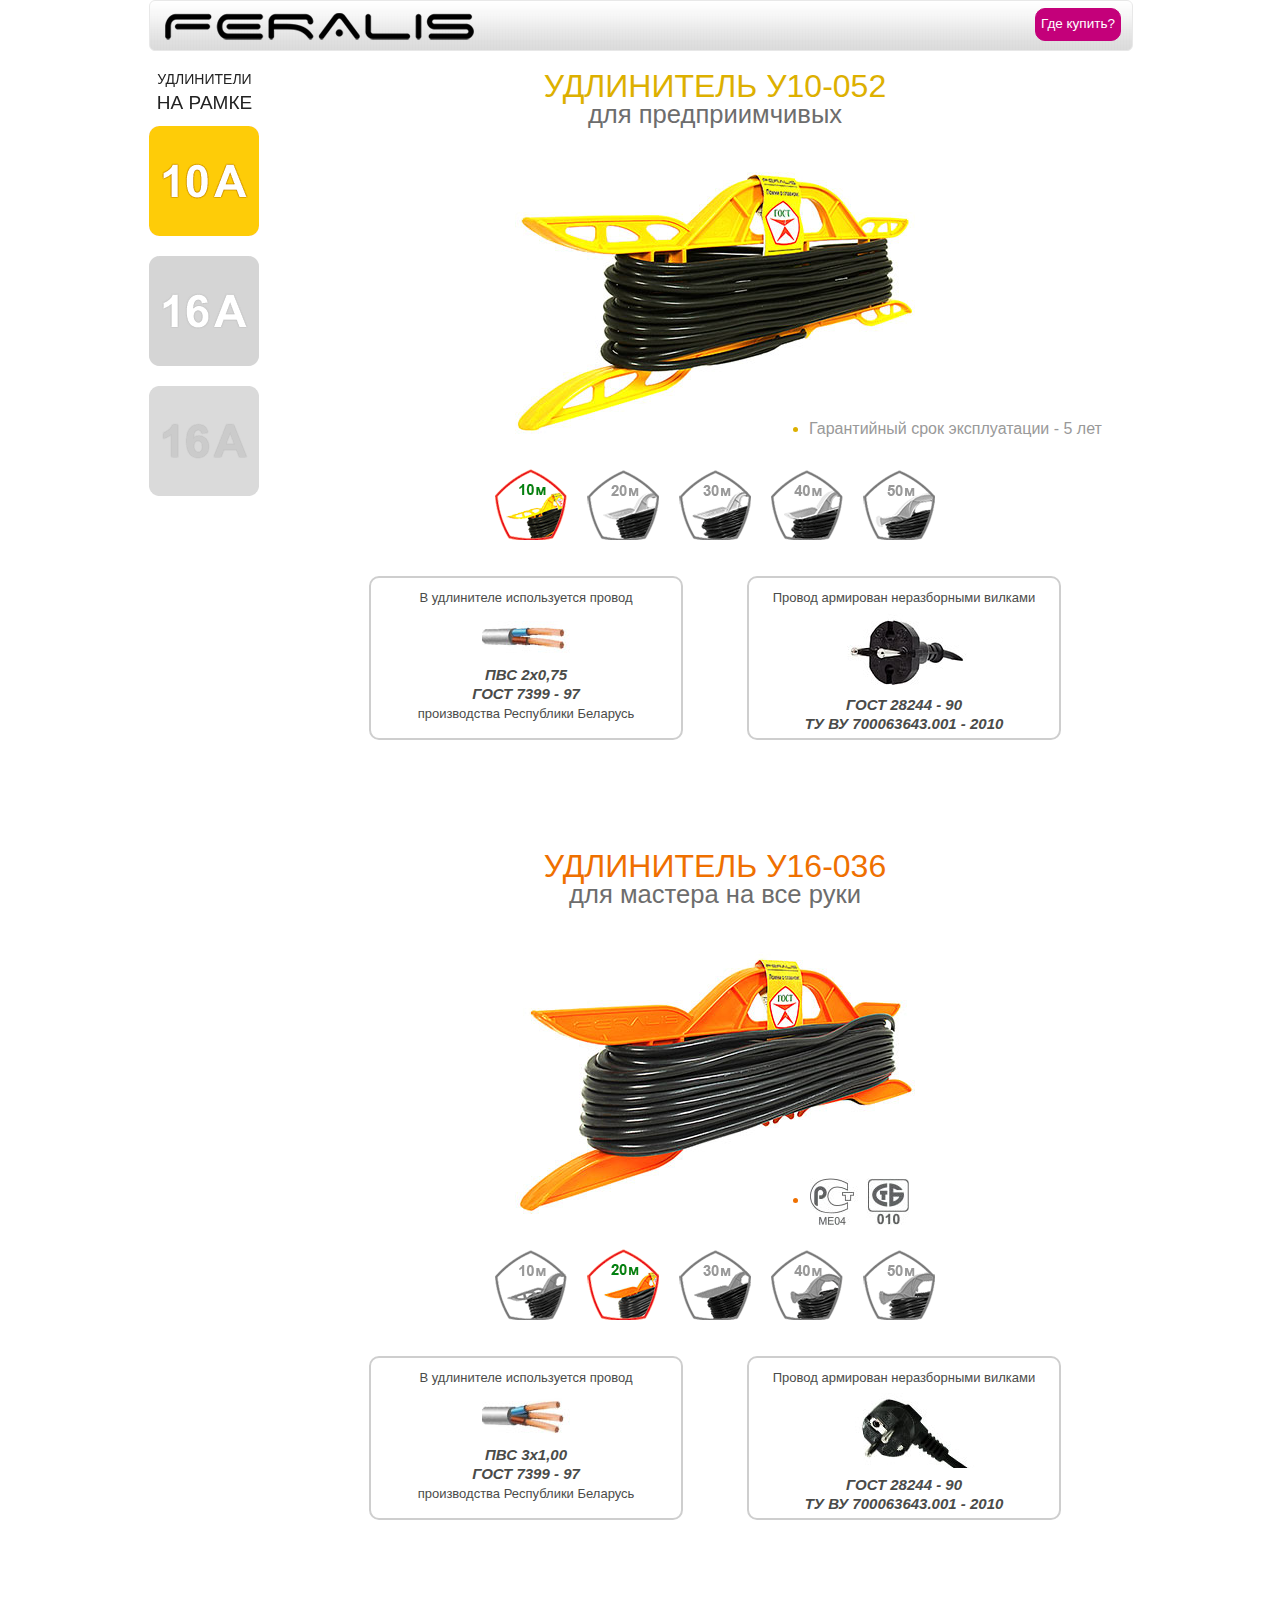
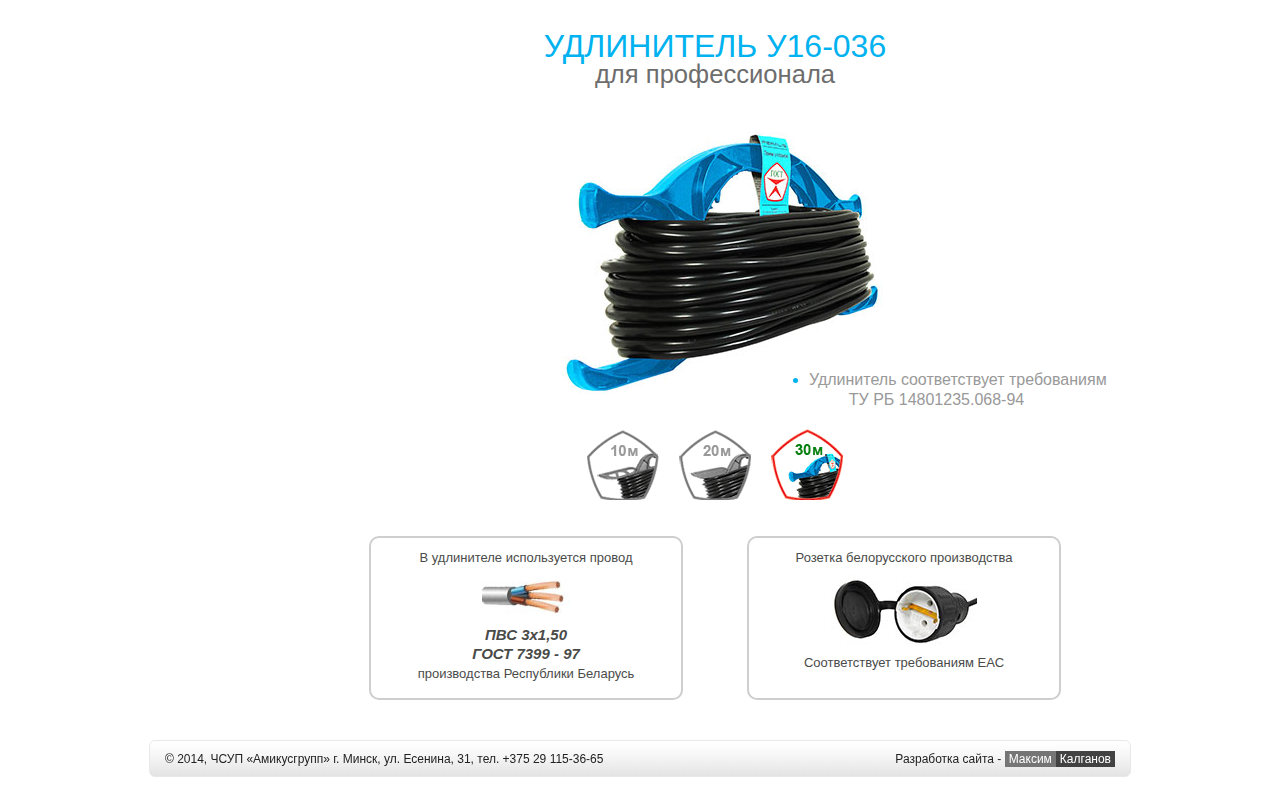
<file: src/index.html>
﻿<!DOCTYPE html>
<!--[if lt IE 7]>      <html class="no-js lt-ie9 lt-ie8 lt-ie7"> <![endif]-->
<!--[if IE 7]>         <html class="no-js lt-ie9 lt-ie8"> <![endif]-->
<!--[if IE 8]>         <html class="no-js lt-ie9"> <![endif]-->
<!--[if gt IE 8]><!--> <html class="no-js"> <!--<![endif]-->

<head>
  <meta charset="utf-8">
  <meta http-equiv="X-UA-Compatible" content="IE=edge">
  <title>Удлинители на рамке - FERALIS</title>
  <meta name="description" content="Удлинители на рамке, 10А, 16А, 10м, 20м, 30м, 40м, 50м, FERALIS">
  <meta name="viewport" content="width=device-width, initial-scale=1">

  <!-- Place favicon.ico and apple-touch-icon.png in the root directory -->

  <link rel="stylesheet" href="css/normalize.css">
  <link rel="stylesheet" href="css/main.css?20140610">
  <script src="js/vendor/modernizr-2.6.2.min.js"></script>
</head>
    <body>
<!--[if lt IE 7]>
	<p class="browsehappy">You are using an <strong>outdated</strong> browser. Please <a href="http://browsehappy.com/">upgrade your browser</a> to improve your experience.</p>
<![endif]-->

<!-- Add your site or application content here -->
<div id="wrapper">
<div id="header">
<div > <a href='#Buy' id="buy">Где купить?</a> </div>
<img id="logo" src="img/feralis-logo.png" alt="Удлинители на рамке - FERALIS">
</div>

<div id="nav">
<h1>УДЛИНИТЕЛИ <strong>НА РАМКЕ</strong></h1>
<ul>
  <li id="m1"><a href="#page1" title="Удлинитель У10-052 для предприимчивых"></a></li>
  <li id="m2"><a href='#page2' title="Удлинитель У16-036 для мастера на все руки"></a></li> 
  <li id="m3"><a href='#page3' title="Удлинитель У16-036 для профессионала"></a></li>
</ul>
</div>


 <div id="buyblock" >
  <ul>
   <li>Магазин «Материк»</li>
   <li>Магазин «Новоселкин»</li>
   <li>Магазины «Домолюкс»</li>
   <li>Магазины «Алекор»</li>
   <li>Магазин хозтоваров «Прадвесне»</li>
   <li>Садовые центры «Юнайтед Компани»</li>
  </ul> 
 </div>
<div id="AroundBuyB">
</div>

<div id="page1">
  <a class="section" name="page1"></a>
  <h2>УДЛИНИТЕЛЬ У10-052 <p>для предприимчивых</p></h2>
  <div id="text1"><ul><li><span>Гарантийный срок эксплуатации - 5 лет</span></li></ul></div>
  <div class="i"><img id="img1" src="img/1-10.jpg"></div>
  <div class="BottomButtons">
    <a href="#page1_1" id="bb1_1"></a>
    <a href="#page1_2" id="bb1_2"></a>
    <a href="#page1_3" id="bb1_3"></a>
    <a href="#page1_4" id="bb1_4"></a>
    <a href="#page1_5" id="bb1_5"></a>
  </div>
  
  <div class="boxes">
    <div class="rb">
        <p class="Txt_1" id="txt_1_r">Провод армирован неразборными вилками</p>
        <img src="img/1-v.jpg">
        <p class="Txt_1 Txt_2">ГОСТ 28244 - 90</p>
        <p class="Txt_1 Txt_2">ТУ ВУ 700063643.001 - 2010</p>
    </div>
    <div class="lb">
        <p class="Txt_1" id="txt_1_l">В удлинителе используется провод</p>
        <img src="img/1-pr.jpg">
        <p class="Txt_1 Txt_2">ПВС 2х0,75</p>
        <p class="Txt_1 Txt_2">ГОСТ 7399 - 97</p>
        <p class="Txt_1" id="txt_1_l">производства Республики Беларусь</p>
    </div>
  </div>
  
</div>

<div id="page2">
  <a class="section" name="page2"></a>
  <h2>УДЛИНИТЕЛЬ У16-036 <p>для мастера на все руки</p></h2>
<!--  <div id="text22">
    Удлинитель cоответствует<br />
    требованиям<br />
    ТУ РБ 14801235.068-94<br />
    <img src="img/text-(page2).jpg">
  </div>-->
  
  <div id="text2">
   <ul><li><span><img id="ImgSmall" src="img/text-(page2).jpg"></span></li></ul>
  </div>
  <div class="i"><img id="img2" src="img/2-20.jpg"></div>
  <div class="BottomButtons">
     <a href="#page2_1" id="bb2_1"></a>
     <a href="#page2_2" id="bb2_2"></a> 
  	 <a href="#page2_3" id="bb2_3"></a>
     <a href="#page2_4" id="bb2_4"></a>
     <a href="#page2_5" id="bb2_5"></a>
  </div>

  <div class="boxes">
    <div class="rb">
        <p class="Txt_1" id="txt_1_r">Провод армирован неразборными вилками</p>
        <img src="img/2-v.jpg">
        <p class="Txt_1 Txt_2">ГОСТ 28244 - 90</p>
        <p class="Txt_1 Txt_2">ТУ ВУ 700063643.001 - 2010</p>
    </div>
    <div class="lb">
        <p class="Txt_1" id="txt_1_l">В удлинителе используется провод</p>
        <img src="img/2-pr.jpg">
        <p class="Txt_1 Txt_2">ПВС 3х1,00</p>
        <p class="Txt_1 Txt_2">ГОСТ 7399 - 97</p>
        <p class="Txt_1" id="txt_1_l">производства Республики Беларусь</p>
    </div>
</div>
<!--<br /><br /><br /><br />
<img src="img/page2.gif">-->
</div>  

<div id="page3">
  <a class="section" name="page3"></a>
  <h2>УДЛИНИТЕЛЬ У16-036 <p>для профессионала</p></h2>
  <div id="text3">
    <ul><li><span>Удлинитель cоответствует требованиям</span></li></ul>
    <p>ТУ РБ 14801235.068-94</p>
 </div>
  <div class="i"><img id="img3" src="img/3-30.jpg"></div>
  <div class="BottomButtons">
    <a href="#page3_1" id="bb3_1"></a>
    <a href="#page3_2" id="bb3_2"></a> 
  	<a href="#page3_3" id="bb3_3"></a>
  </div>

  <div class="boxes">
    <div class="rb">
        <p class="Txt_1" id="txt_1_r">Розетка белорусского производства</p>
        <img src="img/3-r.jpg">
        <p class="Txt_1">Соответствует требованиям ЕАС</p>
    </div>
    <div class="lb">
        <p class="Txt_1" id="txt_1_l">В удлинителе используется провод</p>
        <img src="img/3-pr.jpg">
        <p class="Txt_1 Txt_2">ПВС 3х1,50</p>
        <p class="Txt_1 Txt_2">ГОСТ 7399 - 97</p>
        <p class="Txt_1" id="txt_1_l">производства Республики Беларусь</p>
    </div>
  </div>
</div>

<div id="footer">
<div id="copyright">© 2014, ЧСУП «Амикусгрупп» г. Минск, ул. Есенина, 31, тел. +375 29 115-36-65</div>
<div id="design">Разработка сайта - <span class="d1">Максим</span><span class="d2">Калганов</span></div>
</div>
</div>
  
  
<script src="//ajax.googleapis.com/ajax/libs/jquery/1.10.2/jquery.min.js"></script>
<script>window.jQuery || document.write('<script src="js/vendor/jquery-1.10.2.min.js"><\/script>')</script>
<script src="js/plugins.js"></script>
<script src="js/main.js"></script>
  
<script>
  (function(i,s,o,g,r,a,m){i['GoogleAnalyticsObject']=r;i[r]=i[r]||function(){
  (i[r].q=i[r].q||[]).push(arguments)},i[r].l=1*new Date();a=s.createElement(o),
  m=s.getElementsByTagName(o)[0];a.async=1;a.src=g;m.parentNode.insertBefore(a,m)
  })(window,document,'script','//www.google-analytics.com/analytics.js','ga');

  ga('create', 'UA-545325-11', 'feralis.by');
  ga('send', 'pageview');
</script>


</body>
</html>
</file>
<file: src/css/main.css>
/*! HTML5 Boilerplate v4.3.0 | MIT License | http://h5bp.com/ */

/*
 * What follows is the result of much research on cross-browser styling.
 * Credit left inline and big thanks to Nicolas Gallagher, Jonathan Neal,
 * Kroc Camen, and the H5BP dev community and team.
 */

/* ==========================================================================
   Base styles: opinionated defaults
   ========================================================================== */

html,
button,
input,
select,
textarea {
    color: #222;
}

html {
    font-size: 1em;
    line-height: 1.4;
}

/*
 * Remove text-shadow in selection highlight: h5bp.com/i
 * These selection rule sets have to be separate.
 * Customize the background color to match your design.
 */

::-moz-selection {
    background: #b3d4fc;
    text-shadow: none;
}

::selection {
    background: #b3d4fc;
    text-shadow: none;
}

/*
 * A better looking default horizontal rule
 */

hr {
    display: block;
    height: 1px;
    border: 0;
    border-top: 1px solid #ccc;
    margin: 1em 0;
    padding: 0;
}

/*
 * Remove the gap between images, videos, audio and canvas and the bottom of
 * their containers: h5bp.com/i/440
 */

audio,
canvas,
img,
video {
    vertical-align: middle;
}

/*
 * Remove default fieldset styles.
 */

fieldset {
    border: 0;
    margin: 0;
    padding: 0;
}

/*
 * Allow only vertical resizing of textareas.
 */

textarea {
    resize: vertical;
}

/* ==========================================================================
   Browse Happy prompt
   ========================================================================== */

.browsehappy {
    margin: 0.2em 0;
    background: #ccc;
    color: #000;
    padding: 0.2em 0;
}

/* ==========================================================================
   Author's custom styles
   ========================================================================== */



#wrapper {width: 982px; margin: 0 auto;}
#header, #footer {border:1px solid #e8e8e8; border-radius:6px; background:url(../img/bg.gif) repeat-x ; z-index:150; -webkit-transform:  translateZ(0)}
#header {height: 49px; position:fixed; width: 982px;}
#logo {margin: 12px 0 0 15px;}
#footer {height: 35px; font-size:12px; margin-bottom:20px;  z-index:150;}
#copyright {float:left; margin: 10px 0 0 15px;}
#design {float:right; margin: 10px 15px 0 0;}
#design .d1 {padding: 1px 4px; background-color:#757575; color:#FFFFFF;}
#design .d2 {padding: 1px 4px; background-color:#424242; color:#FFFFFF;}


#nav {position:fixed; top:70px; width:111px; -webkit-transform:  translateZ(0)}
h1 {text-align:center; text-transform: uppercase; font-weight:normal; font-size: 14px; padding: 0px 0px 10px 0px; margin: 0} 
h1 strong {font-size: 19px; padding-bottom: 10px; font-weight:normal}

#nav ul, #nav li {margin:0; padding:0;} 
#nav li {list-style:none; top:0;}
#nav li, #nav a {height:110px; width:110px; display:block; margin-bottom:20px;}

#m1 {background:url('../img/left-menu.gif') 0 0;}
#m2 {background:url('../img/left-menu.gif') -115px -115px;}
#m3 {background:url('../img/left-menu.gif') -115px -230px;}



#page1, #page2, #page3 {padding: 0 0 40px 150px;}

#page1 h2, #page2 h2 ,#page3 h2{text-align:center; font-size: 2.0em; padding: 0px 0px 10px 0px; margin: 0; font-weight:normal; line-height: 1.0;}
#page1 h2 p, #page2 h2 p,#page3 h2 p {font-size: 0.8em; color: #6d6d6d; padding: 0px 0px 14px 0px; margin: 0 0}
#page2 h2{color: #ef7000;}
#page1 h2{ color: #DDB000;}
#page3 h2{color: #00b2ef;}
.boxes .lb, .boxes .rb {width: 300px; border:2px solid #cecece; -webkit-border-radius: 10px; -moz-border-radius: 10px; border-radius: 10px; padding:5px; height: 150px;} 
.rb{float:right;text-align:center; margin-right:70px;}
.lb{text-align:center; margin-left:70px}

.Txt_1{text-align:center; line-height: 0.3; font-family:Verdana, Arial, Helvetica, sans-serif; color:#4a4b49; font-size:13px;}

#buy {text-decoration: none;font-size:13.5px; margin-left:885px; margin-top:7px; padding:6px 5px 6px 5px; border:1px solid #C4007A; -webkit-border-radius: 10px; -moz-border-radius: 10px; border-radius: 10px; 
background-color:#C4007A; position:absolute; color:#FFFFFF; z-index:150;}

#AroundBuyB{display:none; position:fixed; width:100%; height:100%; background-color: white; z-index:100; opacity: 0.8; margin-left:0;}
#buyblock{display:none; font-size:16px; position:fixed; margin-left : 612px; margin-top:50px; width:370px; height:200px; border:1px solid grey; -webkit-border-radius: 6px; -moz-border-radius: 6px; border-radius: 6px; background-color:#FFFFFF; line-height:1.8; z-index:150;}
a.section {padding-bottom: 70px;display:block;}

#udl_1-1{margin-left:200px;}		
#udl_1-2{margin-left:200px;}



/*#BotBut1 li{display:inline;}*/
.BottomButtons {text-align:center; padding: 10px 0 60px 0;}
#BotBut1 li,#BotBut2 li,#BotBut3 li {display:inline;}
#BotBut1 a,#BotBut2 a,#BotBut3 a { padding:26px 35px; }
.BottomButtons a { padding:27px 36px; margin: 0 10px;}
.bb_1{margin-left:20px; }
#bb1_1{background:url('../img/1-sizes.gif') 0 0;}
#bb1_2{background:url('../img/1-sizes.gif') -80px 74px;}
#bb1_3{background:url('../img/1-sizes.gif') -160px 74px;}
#bb1_4{background:url('../img/1-sizes.gif') -240px 74px;}
#bb1_5{background:url('../img/1-sizes.gif') -320px 74px;}
.i{ text-align:center; padding: 20px 0 50px 0;}
#bb2_1{background:url('../img/2-sizes.gif') 0 74px;}
#bb2_2{background:url('../img/2-sizes.gif') -80px 0;}
#bb2_3{background:url('../img/2-sizes.gif') -160px 74px;}
#bb2_4{background:url('../img/2-sizes.gif') -240px 74px;}
#bb2_5{background:url('../img/2-sizes.gif') -320px 74px;}

#bb3_1{background:url('../img/3-sizes.gif') 0 74px;}
#bb3_2{background:url('../img/3-sizes.gif') -80px 74px;}
#bb3_3{background:url('../img/3-sizes.gif') -160px 0;}

#text1, #text2, #text3{ position: absolute; padding-bottom:0px; margin-bottom:0px; font-family: Geneva, Arial, Helvetica, sans-serif; }
#text1,#text3{margin-left:470px; margin-top:250px;}
#text2{margin-left:470px; margin-top:230px; color: #ef7000; text-align:center;}
#text2 li{ width:100px; }
#text3 p{ margin-top:0;}
#text3 { width:335px; }
#text3 p{ text-align:center;}
#text1 li{ width:283px; }
#text1{color: #DDB000;}
#text3{color: #00b2ef; margin-bottom:0; line-height:0.3}
#text1 li span, #text2 li span, #text3 li span, #text3 p{color: #999999; }
#text1 ul li{ width:294px; }
#text3 li{ width:335px;}


#text22 {position: absolute; margin-left:650px; margin-top:150px; text-align:center; color: #999999;}
.Txt_2{
font-style: italic;
	font-weight: bold;
	font-size: 15px;
	font-family: arial, sans-serif;
}



/* ==========================================================================
   Helper classes
   ========================================================================== 


 * Image replacement
 

.ir {
    background-color: transparent;
    border: 0;
    overflow: hidden;
     IE 6/7 fallback 
    *text-indent: -9999px;
}

.ir:before {
    content: "";
    display: block;
    width: 0;
    height: 150%;
}


 * Hide from both screenreaders and browsers: h5bp.com/u
 

.hidden {
    display: none !important;
    visibility: hidden;
}


 * Hide only visually, but have it available for screenreaders: h5bp.com/v
 

.visuallyhidden {
    border: 0;
    clip: rect(0 0 0 0);
    height: 1px;
    margin: -1px;
    overflow: hidden;
    padding: 0;
    position: absolute;
    width: 1px;
}


 * Extends the .visuallyhidden class to allow the element to be focusable
 * when navigated to via the keyboard: h5bp.com/p
 

.visuallyhidden.focusable:active,
.visuallyhidden.focusable:focus {
    clip: auto;
    height: auto;
    margin: 0;
    overflow: visible;
    position: static;
    width: auto;
}


 * Hide visually and from screenreaders, but maintain layout
 

.invisible {
    visibility: hidden;
}


 * Clearfix: contain floats
 *
 * For modern browsers
 * 1. The space content is one way to avoid an Opera bug when the
 *    `contenteditable` attribute is included anywhere else in the document.
 *    Otherwise it causes space to appear at the top and bottom of elements
 *    that receive the `clearfix` class.
 * 2. The use of `table` rather than `block` is only necessary if using
 *    `:before` to contain the top-margins of child elements.
 

.clearfix:before,
.clearfix:after {
    content: " ";  1 
    display: table;  2 
}

.clearfix:after {
    clear: both;
}


 * For IE 6/7 only
 * Include this rule to trigger hasLayout and contain floats.
 

.clearfix {
    *zoom: 1;
}

 ==========================================================================
   EXAMPLE Media Queries for Responsive Design.
   These examples override the primary ('mobile first') styles.
   Modify as content requires.
   ========================================================================== 

@media only screen and (min-width: 35em) {
     Style adjustments for viewports that meet the condition 
}

@media print,
       (-o-min-device-pixel-ratio: 5/4),
       (-webkit-min-device-pixel-ratio: 1.25),
       (min-resolution: 120dpi) {
     Style adjustments for high resolution devices 
}

 ==========================================================================
   Print styles.
   Inlined to avoid required HTTP connection: h5bp.com/r
   ========================================================================== 

@media print {
    * {
        background: transparent !important;
        color: #000 !important;  Black prints faster: h5bp.com/s 
        box-shadow: none !important;
        text-shadow: none !important;
    }

    a,
    a:visited {
        text-decoration: underline;
    }

    a[href]:after {
        content: " (" attr(href) ")";
    }

    abbr[title]:after {
        content: " (" attr(title) ")";
    }

    
     * Don't show links for images, or javascript/internal links
     

    .ir a:after,
    a[href^="javascript:"]:after,
    a[href^="#"]:after {
        content: "";
    }

    pre,
    blockquote {
        border: 1px solid #999;
        page-break-inside: avoid;
    }

    thead {
        display: table-header-group;  h5bp.com/t */
    }

    tr,
    img {
        page-break-inside: avoid;
    }

    img {
        max-width: 100% !important;
    }

    @page {
        margin: 0.5cm;
    }

    p,
    h2,
    h3 {
        orphans: 3;
        widows: 3;
    }

    h2,
    h3 {
        page-break-after: avoid;
    }
}
</file>
